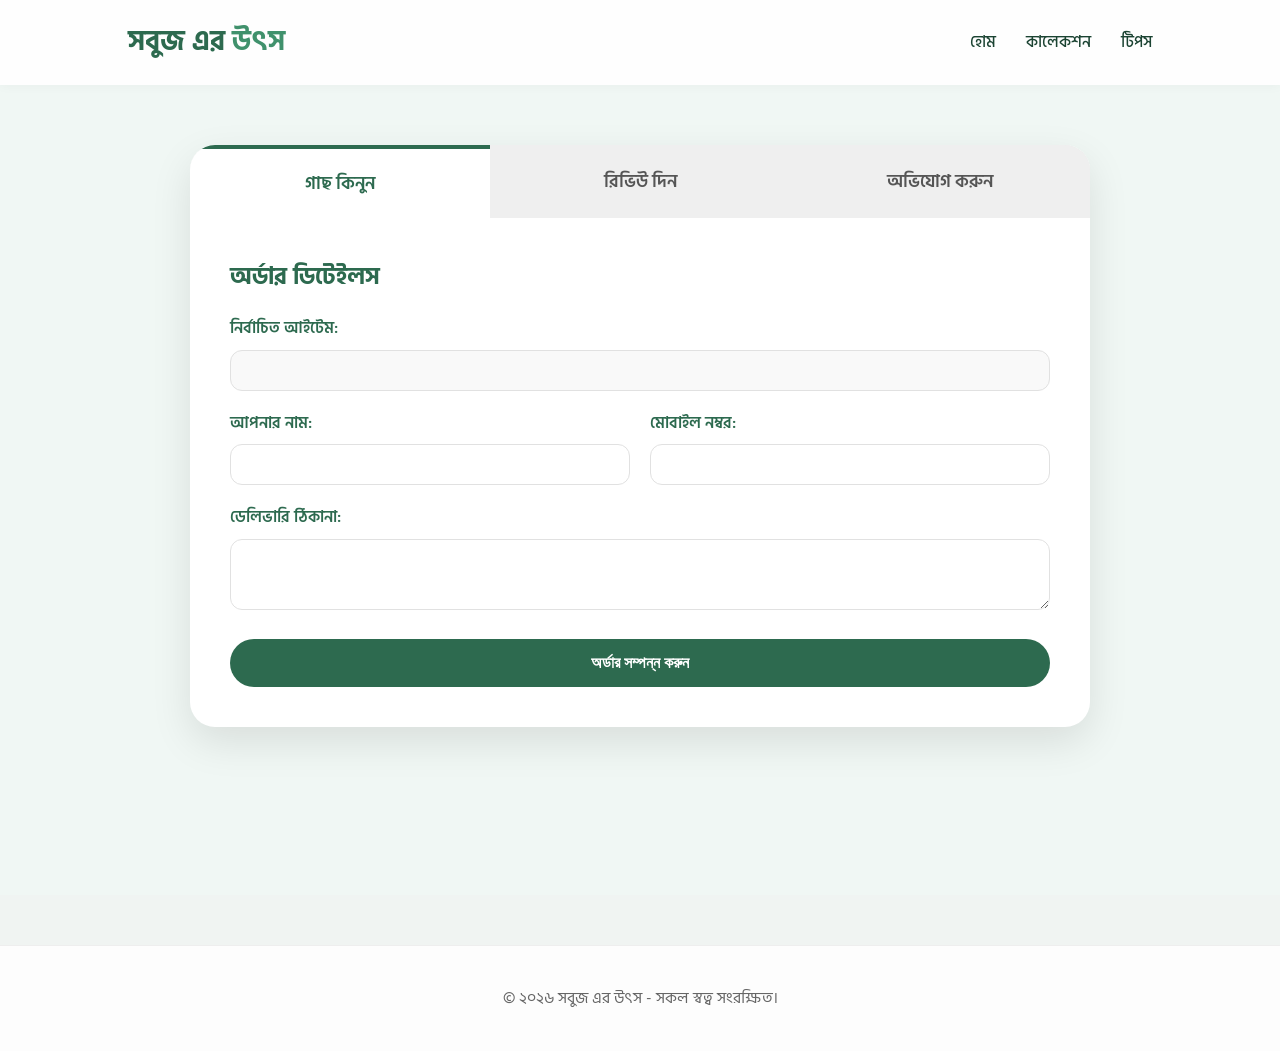
<file: checkout.html>
<!doctype html>
<html lang="bn">
  <head>
    <meta charset="UTF-8" />
    <meta name="viewport" content="width=device-width, initial-scale=1.0" />
    <title>অর্ডার ও মতামত | সবুজ আবাহন</title>
    <link rel="stylesheet" href="style.css" />
    <link
      href="https://fonts.googleapis.com/css2?family=Hind+Siliguri:wght@300;400;600&family=Poppins:wght@300;500;700&display=swap"
      rel="stylesheet"
    />
    <style>
      .checkout-container {
        padding: 60px 10%;
        background: #f0f7f4;
        min-height: 90vh;
      }
      .checkout-card {
        background: white;
        border-radius: 25px;
        box-shadow: 0 15px 40px rgba(0, 0, 0, 0.1);
        max-width: 900px;
        margin: 0 auto;
        overflow: hidden;
      }
      .tabs-header {
        display: flex;
        background: #eee;
      }
      .tab-btn {
        flex: 1;
        padding: 20px;
        border: none;
        cursor: pointer;
        font-size: 18px;
        font-family: "Hind Siliguri";
        font-weight: 600;
        color: #555;
        transition: 0.3s;
      }
      .tab-btn.active {
        background: white;
        color: var(--primary);
        border-top: 4px solid var(--primary);
      }
      .tab-content {
        display: none;
        padding: 40px;
      }
      .tab-content.active {
        display: block;
        animation: slideUp 0.4s ease;
      }
      @keyframes slideUp {
        from {
          transform: translateY(20px);
          opacity: 0;
        }
        to {
          transform: translateY(0);
          opacity: 1;
        }
      }
      .input-box {
        margin-bottom: 20px;
      }
      .input-box label {
        display: block;
        margin-bottom: 8px;
        font-weight: 600;
        color: var(--primary);
      }
      .input-box input,
      .input-box textarea,
      .input-box select {
        width: 100%;
        padding: 12px;
        border: 1.5px solid #e1e1e1;
        border-radius: 12px;
        outline: none;
        transition: 0.3s;
      }
      .input-box input:focus {
        border-color: var(--primary);
      }
      .btn-submit {
        background: var(--primary);
        color: white;
        border: none;
        padding: 15px 30px;
        border-radius: 50px;
        cursor: pointer;
        font-weight: 600;
        width: 100%;
        font-size: 16px;
      }
      /* রিভিউ ডিসপ্লে স্টাইল */
      .reviews-list {
        margin-top: 40px;
        border-top: 2px solid #eee;
        padding-top: 20px;
      }
      .review-item {
        background: #f9f9f9;
        padding: 20px;
        border-radius: 15px;
        margin-bottom: 15px;
        border-left: 5px solid var(--primary);
        animation: slideUp 0.3s ease;
      }
      .review-item h4 {
        margin-bottom: 5px;
        color: var(--primary);
      }
      .review-item .stars {
        color: #ff7b00;
        font-size: 14px;
        margin-bottom: 8px;
      }
      .review-item p {
        font-size: 14px;
        color: #555;
        line-height: 1.5;
      }
    </style>
  </head>
  <body>
    <nav class="navbar">
      <div class="logo">সবুজ এর <span>উৎস</span></div>
      <ul class="nav-links">
        <li><a href="index.html">হোম</a></li>
        <li><a href="index.html#plants">কালেকশন</a></li>
        <li><a href="tips.html">টিপস</a></li>
      </ul>
    </nav>

    <section class="checkout-container">
      <div class="checkout-card">
        <div class="tabs-header">
          <button class="tab-btn active" onclick="switchTab(event, 'buy')">
            গাছ কিনুন
          </button>
          <button class="tab-btn" onclick="switchTab(event, 'review')">
            রিভিউ দিন
          </button>
          <button class="tab-btn" onclick="switchTab(event, 'complaint')">
            অভিযোগ করুন
          </button>
        </div>

        <!-- অর্ডার সেকশন -->
        <div id="buy" class="tab-content active">
          <h2 style="margin-bottom: 20px; color: var(--primary)">
            অর্ডার ডিটেইলস
          </h2>
          <form
            onsubmit="
              event.preventDefault();
              alert('ধন্যবাদ! আপনার অর্ডারটি সফলভাবে জমা হয়েছে।');
              location.href = 'index.html';
            "
          >
            <div class="input-box">
              <label>নির্বাচিত আইটেম:</label>
              <input
                type="text"
                id="plantName"
                readonly
                style="background: #f9f9f9"
              />
            </div>
            <div
              style="display: grid; grid-template-columns: 1fr 1fr; gap: 20px"
            >
              <div class="input-box">
                <label>আপনার নাম:</label><input type="text" required />
              </div>
              <div class="input-box">
                <label>মোবাইল নম্বর:</label><input type="tel" required />
              </div>
            </div>
            <div class="input-box">
              <label>ডেলিভারি ঠিকানা:</label
              ><textarea rows="3" required></textarea>
            </div>
            <button type="submit" class="btn-submit">
              অর্ডার সম্পন্ন করুন
            </button>
          </form>
        </div>

        <!-- রিভিউ সেকশন -->
        <div id="review" class="tab-content">
          <h2 style="margin-bottom: 20px; color: var(--primary)">
            আপনার অভিজ্ঞতা শেয়ার করুন
          </h2>
          <form id="reviewForm" onsubmit="addReview(event)">
            <div class="input-box">
              <label>নাম:</label>
              <input type="text" id="revName" required />
            </div>
            <div class="input-box">
              <label>রেটিং:</label>
              <select id="revRating">
                <option>⭐⭐⭐⭐⭐ (চমৎকার)</option>
                <option>⭐⭐⭐⭐ (ভালো)</option>
                <option>⭐⭐⭐ (মোটামুটি)</option>
              </select>
            </div>
            <div class="input-box">
              <label>আপনার মন্তব্য:</label
              ><textarea id="revText" rows="3" required></textarea>
            </div>
            <button type="submit" class="btn-submit">রিভিউ জমা দিন</button>
          </form>

          <div id="reviewsContainer" class="reviews-list">
            <h3 style="margin-bottom: 15px; color: var(--primary)">
              গ্রাহকদের মতামত
            </h3>
            <!-- এখানে নতুন রিভিউগুলো যুক্ত হবে -->
          </div>
        </div>

        <!-- অভিযোগ সেকশন -->
        <div id="complaint" class="tab-content">
          <h2 style="margin-bottom: 20px; color: #c0392b">অভিযোগ কেন্দ্র</h2>
          <form
            onsubmit="
              event.preventDefault();
              alert(
                'আপনার অভিযোগটি গ্রহণ করা হয়েছে। আমরা শীঘ্রই যোগাযোগ করবো।',
              );
              switchTab(null, 'buy');
            "
          >
            <div class="input-box">
              <label>অর্ডার আইডি (যদি থাকে):</label><input type="text" />
            </div>
            <div class="input-box">
              <label>সমস্যার বিবরণ:</label
              ><textarea
                rows="4"
                required
                placeholder="আপনার সমস্যার কথা বিস্তারিত লিখুন..."
              ></textarea>
            </div>
            <button
              type="submit"
              class="btn-submit"
              style="background: #c0392b"
            >
              জমা দিন
            </button>
          </form>
        </div>
      </div>
    </section>

    <footer style="text-align: center; padding: 40px; color: #666">
      <p>&copy; ২০২৬ সবুজ এর উৎস - সকল স্বত্ব সংরক্ষিত।</p>
    </footer>

    <script>
      // URL থেকে গাছের নাম নেওয়া
      const params = new URLSearchParams(window.location.search);
      const plant = params.get("plant") || params.get("item");
      const itemNameInput = document.getElementById("plantName");
      if (plant && itemNameInput) {
        itemNameInput.value = plant;
      }

      // ট্যাব পরিবর্তনের ফাংশন
      function switchTab(event, tabId) {
        const contents = document.querySelectorAll(".tab-content");
        const buttons = document.querySelectorAll(".tab-btn");

        contents.forEach((content) => content.classList.remove("active"));
        buttons.forEach((btn) => btn.classList.remove("active"));

        document.getElementById(tabId).classList.add("active");
        if (event) event.currentTarget.classList.add("active");
        else
          document
            .querySelector(`[onclick*="${tabId}"]`)
            .classList.add("active");
      }

      // রিভিউ যোগ করার নতুন ফাংশন
      function addReview(event) {
        event.preventDefault();

        const name = document.getElementById("revName").value;
        const rating = document.getElementById("revRating").value;
        const text = document.getElementById("revText").value;
        const container = document.getElementById("reviewsContainer");

        // নতুন রিভিউ এলিমেন্ট তৈরি
        const reviewDiv = document.createElement("div");
        reviewDiv.className = "review-item";
        reviewDiv.innerHTML = `
          <h4>${name}</h4>
          <div class="stars">${rating}</div>
          <p>${text}</p>
        `;

        // তালিকার শুরুতে নতুন রিভিউটি যোগ করা
        container.insertBefore(
          reviewDiv,
          container.querySelector("h3").nextSibling,
        );

        // ফর্ম রিসেট করা
        document.getElementById("reviewForm").reset();
        alert("রিভিউ দেওয়ার জন্য ধন্যবাদ!");
      }
    </script>
  </body>
</html>
</file>
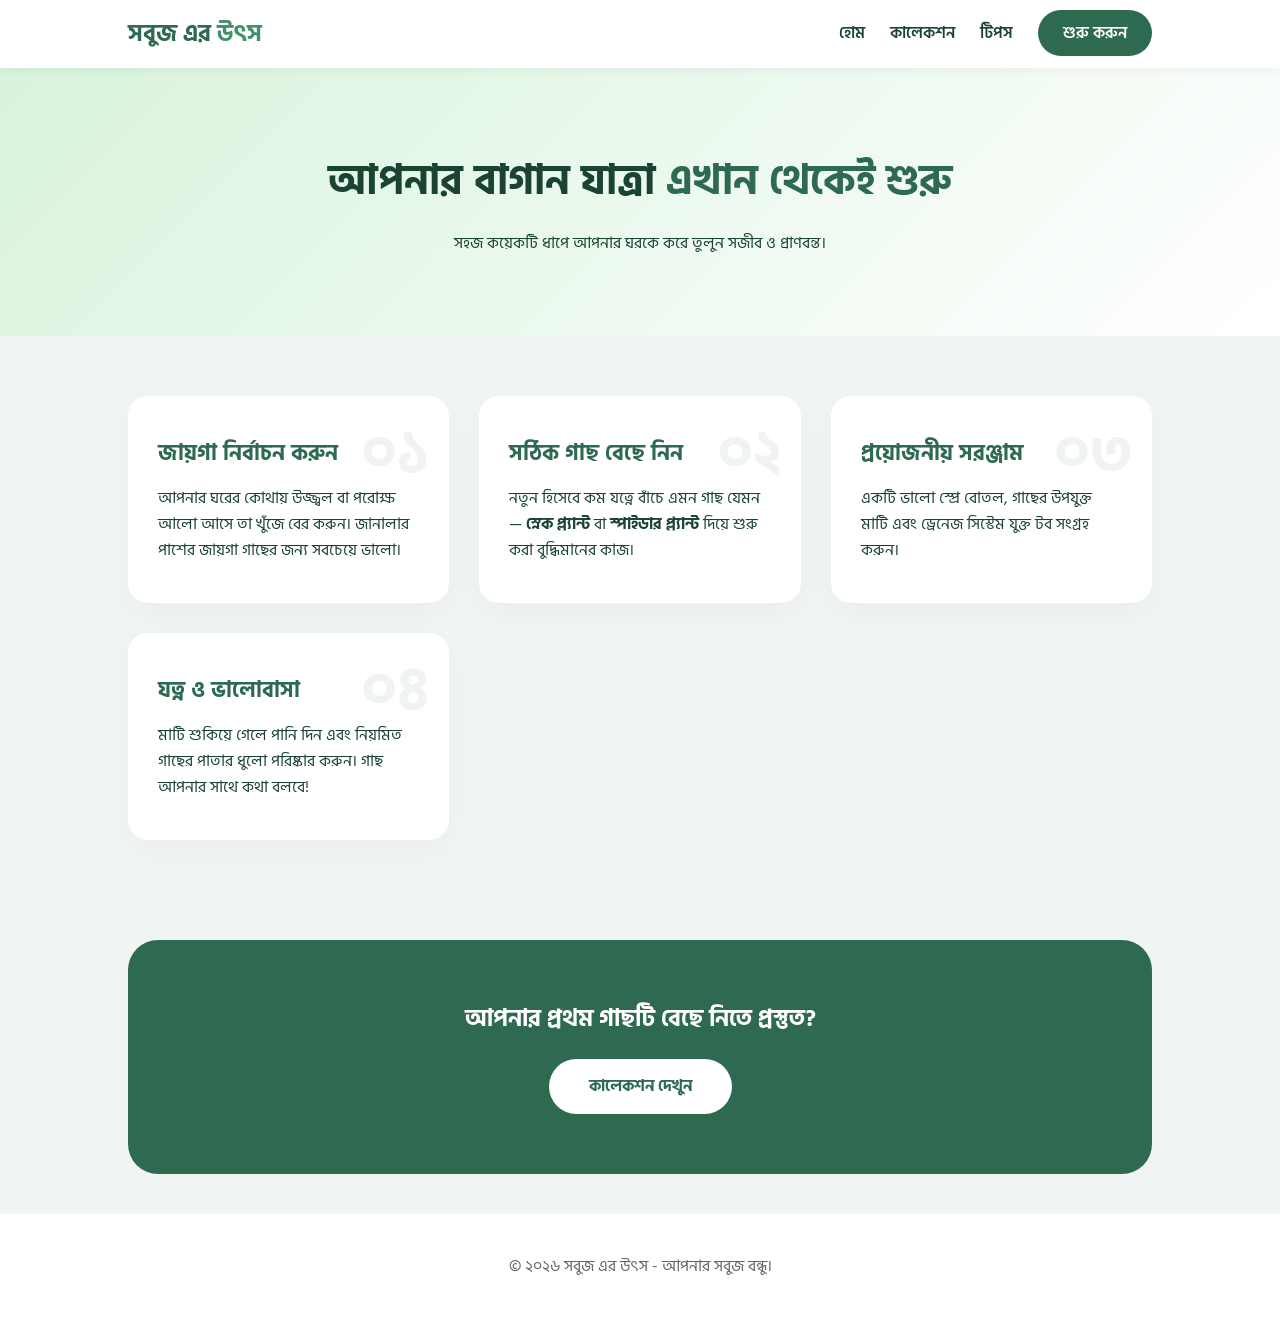
<file: startNowPage.html>
<!doctype html>
<html lang="bn">
  <head>
    <meta charset="UTF-8" />
    <meta name="viewport" content="width=device-width, initial-scale=1.0" />
    <title>শুরু করুন | সবুজ এর উৎস</title>
    <link rel="stylesheet" href="startNowPage.css" />
    <link
      href="https://fonts.googleapis.com/css2?family=Hind+Siliguri:wght@400;600;700&display=swap"
      rel="stylesheet"
    />
  </head>
  <body>
    <nav class="navbar">
      <div class="logo">সবুজ এর <span>উৎস</span></div>
      <ul class="nav-links">
        <li><a href="index.html">হোম</a></li>
        <li><a href="#">কালেকশন</a></li>
        <li><a href="tips.html">টিপস</a></li>
        <li><a href="get-started.html" class="nav-btn">শুরু করুন</a></li>
      </ul>
    </nav>

    <header class="start-header">
      <div class="header-content">
        <h1>আপনার বাগান যাত্রা <span>এখান থেকেই শুরু</span></h1>
        <p>সহজ কয়েকটি ধাপে আপনার ঘরকে করে তুলুন সজীব ও প্রাণবন্ত।</p>
      </div>
    </header>

    <main class="steps-section">
      <div class="step-card">
        <div class="step-number">০১</div>
        <div class="card-body">
          <h2>জায়গা নির্বাচন করুন</h2>
          <p>
            আপনার ঘরের কোথায় উজ্জ্বল বা পরোক্ষ আলো আসে তা খুঁজে বের করুন।
            জানালার পাশের জায়গা গাছের জন্য সবচেয়ে ভালো।
          </p>
        </div>
      </div>

      <div class="step-card">
        <div class="step-number">০২</div>
        <div class="card-body">
          <h2>সঠিক গাছ বেছে নিন</h2>
          <p>
            নতুন হিসেবে কম যত্নে বাঁচে এমন গাছ যেমন—
            <strong>স্নেক প্ল্যান্ট</strong> বা
            <strong>স্পাইডার প্ল্যান্ট</strong> দিয়ে শুরু করা বুদ্ধিমানের কাজ।
          </p>
        </div>
      </div>

      <div class="step-card">
        <div class="step-number">০৩</div>
        <div class="card-body">
          <h2>প্রয়োজনীয় সরঞ্জাম</h2>
          <p>
            একটি ভালো স্প্রে বোতল, গাছের উপযুক্ত মাটি এবং ড্রেনেজ সিস্টেম যুক্ত
            টব সংগ্রহ করুন।
          </p>
        </div>
      </div>

      <div class="step-card">
        <div class="step-number">০৪</div>
        <div class="card-body">
          <h2>যত্ন ও ভালোবাসা</h2>
          <p>
            মাটি শুকিয়ে গেলে পানি দিন এবং নিয়মিত গাছের পাতার ধুলো পরিষ্কার
            করুন। গাছ আপনার সাথে কথা বলবে!
          </p>
        </div>
      </div>
    </main>

    <section class="cta-banner">
      <h2>আপনার প্রথম গাছটি বেছে নিতে প্রস্তুত?</h2>
      <a href="index.html#plants" class="cta-button">কালেকশন দেখুন</a>
    </section>

    <footer>
      <p>© ২০২৬ সবুজ এর উৎস - আপনার সবুজ বন্ধু।</p>
    </footer>
  </body>
</html>
</file>
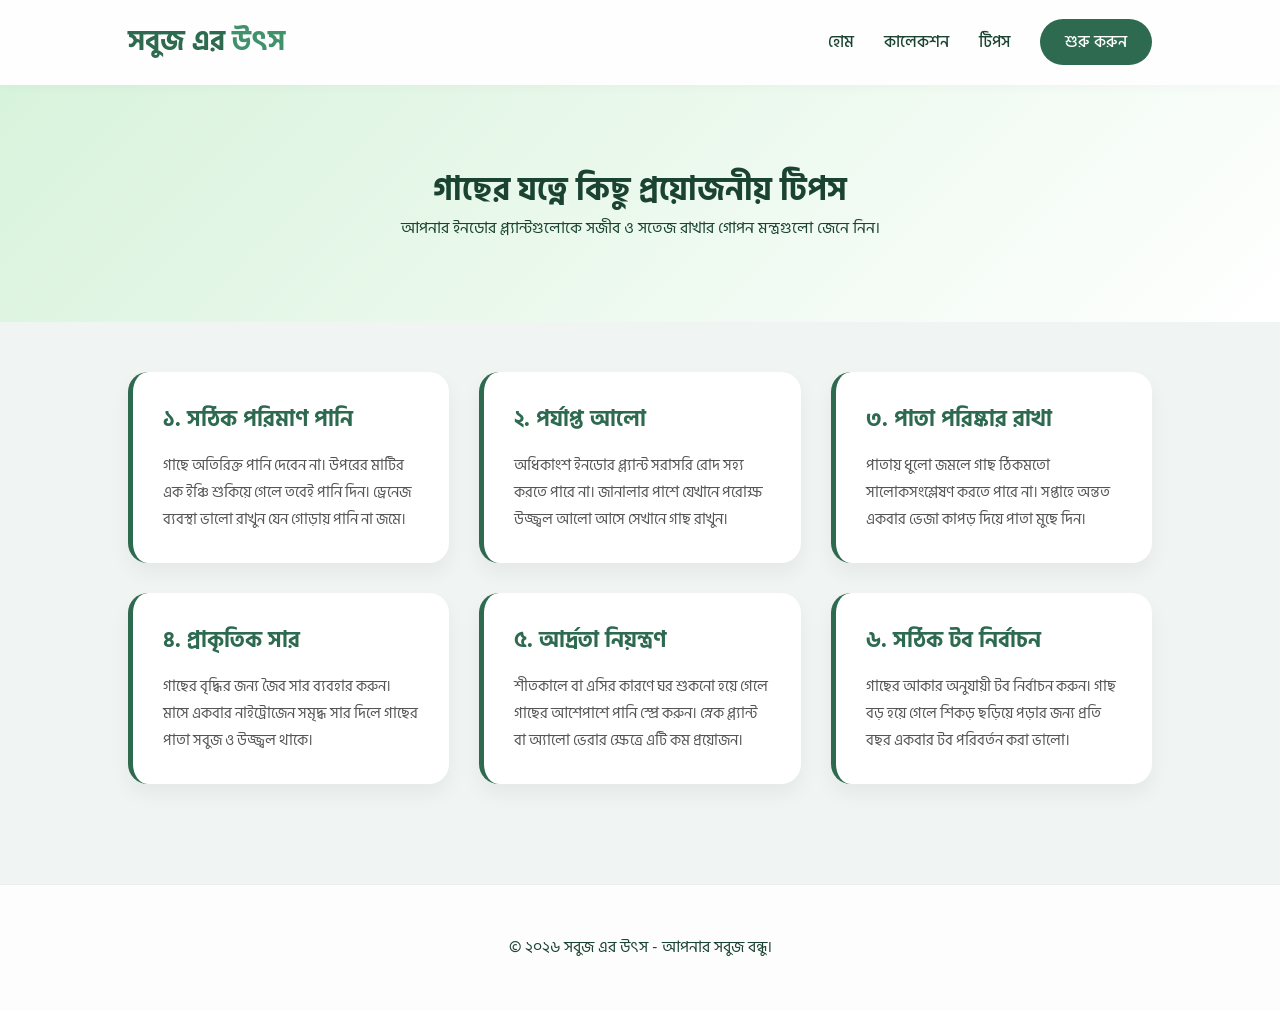
<file: tips.html>
<!doctype html>
<html lang="bn">
  <head>
    <meta charset="UTF-8" />
    <meta name="viewport" content="width=device-width, initial-scale=1.0" />
    <title>গাছের যত্ন - টিপস | সবুজ এর উৎস</title>
    <link rel="stylesheet" href="style.css" />
    <link
      href="https://fonts.googleapis.com/css2?family=Hind+Siliguri:wght@300;400;600&family=Poppins:wght@300;500;700&display=swap"
      rel="stylesheet"
    />
    <style>
      .tips-hero {
        background: linear-gradient(135deg, #d8f3dc 0%, #ffffff 100%);
        padding: 80px 10%;
        text-align: center;
      }
      .tips-grid {
        display: grid;
        grid-template-columns: repeat(auto-fit, minmax(300px, 1fr));
        gap: 30px;
        padding: 50px 10%;
      }
      .tip-card {
        background: white;
        padding: 30px;
        border-radius: 20px;
        box-shadow: 0 10px 20px rgba(0, 0, 0, 0.05);
        border-left: 5px solid var(--primary);
      }
      .tip-card h3 {
        color: var(--primary);
        margin-bottom: 15px;
        font-size: 22px;
      }
      .tip-card p {
        font-size: 15px;
        color: #555;
        line-height: 1.8;
      }
    </style>
  </head>
  <body>
    <nav class="navbar">
      <div class="logo">সবুজ এর <span>উৎস</span></div>
      <ul class="nav-links">
        <li><a href="index.html">হোম</a></li>
        <li><a href="index.html#plants">কালেকশন</a></li>
        <li><a href="tips.html">টিপস</a></li>
        <li><a href="startNowPage.html" class="nav-btn">শুরু করুন</a></li>
      </ul>
    </nav>

    <header class="tips-hero">
      <h1>গাছের যত্নে কিছু <span>প্রয়োজনীয় টিপস</span></h1>
      <p>
        আপনার ইনডোর প্ল্যান্টগুলোকে সজীব ও সতেজ রাখার গোপন মন্ত্রগুলো জেনে নিন।
      </p>
    </header>

    <section class="tips-grid">
      <div class="tip-card">
        <h3>১. সঠিক পরিমাণ পানি</h3>
        <p>
          গাছে অতিরিক্ত পানি দেবেন না। উপরের মাটির এক ইঞ্চি শুকিয়ে গেলে তবেই
          পানি দিন। ড্রেনেজ ব্যবস্থা ভালো রাখুন যেন গোড়ায় পানি না জমে।
        </p>
      </div>

      <div class="tip-card">
        <h3>২. পর্যাপ্ত আলো</h3>
        <p>
          অধিকাংশ ইনডোর প্ল্যান্ট সরাসরি রোদ সহ্য করতে পারে না। জানালার পাশে
          যেখানে পরোক্ষ উজ্জ্বল আলো আসে সেখানে গাছ রাখুন।
        </p>
      </div>

      <div class="tip-card">
        <h3>৩. পাতা পরিষ্কার রাখা</h3>
        <p>
          পাতায় ধুলো জমলে গাছ ঠিকমতো সালোকসংশ্লেষণ করতে পারে না। সপ্তাহে অন্তত
          একবার ভেজা কাপড় দিয়ে পাতা মুছে দিন।
        </p>
      </div>

      <div class="tip-card">
        <h3>৪. প্রাকৃতিক সার</h3>
        <p>
          গাছের বৃদ্ধির জন্য জৈব সার ব্যবহার করুন। মাসে একবার নাইট্রোজেন সমৃদ্ধ
          সার দিলে গাছের পাতা সবুজ ও উজ্জ্বল থাকে।
        </p>
      </div>

      <div class="tip-card">
        <h3>৫. আর্দ্রতা নিয়ন্ত্রণ</h3>
        <p>
          শীতকালে বা এসির কারণে ঘর শুকনো হয়ে গেলে গাছের আশেপাশে পানি স্প্রে
          করুন। স্নেক প্ল্যান্ট বা অ্যালো ভেরার ক্ষেত্রে এটি কম প্রয়োজন।
        </p>
      </div>

      <div class="tip-card">
        <h3>৬. সঠিক টব নির্বাচন</h3>
        <p>
          গাছের আকার অনুযায়ী টব নির্বাচন করুন। গাছ বড় হয়ে গেলে শিকড় ছড়িয়ে পড়ার
          জন্য প্রতি বছর একবার টব পরিবর্তন করা ভালো।
        </p>
      </div>
    </section>

    <footer>
      <p>&copy; ২০২৬ সবুজ এর উৎস - আপনার সবুজ বন্ধু।</p>
    </footer>
  </body>
</html>
</file>
<file: style.css>
/* --- মেইন সেটআপ ও ভেরিয়েবল --- */
:root {
  --primary: #2d6a4f;
  --secondary: #40916c;
  --accent: #95d5b2;
  --text: #1b4332;
  --white: #ffffff;
  --shadow: 0 10px 20px rgba(0, 0, 0, 0.05);
  --shadow-hover: 0 15px 35px rgba(0, 0, 0, 0.1);
}

* {
  margin: 0;
  padding: 0;
  box-sizing: border-box;
}

body {
  font-family: "Hind Siliguri", "Poppins", sans-serif;
  background-color: #f0f4f2;
  color: var(--text);
  line-height: 1.6;
}

/* --- নভিগেশন --- */
.navbar {
  display: flex;
  justify-content: space-between;
  align-items: center;
  padding: 20px 10%;
  background: rgba(255, 255, 255, 0.9);
  backdrop-filter: blur(10px);
  position: sticky;
  top: 0;
  z-index: 100;
  box-shadow: 0 2px 10px rgba(0, 0, 0, 0.03);
}

.logo {
  font-size: 28px;
  font-weight: 700;
  color: var(--primary);
}

.logo span {
  color: var(--secondary);
}

.nav-links {
  display: flex;
  list-style: none;
}

.nav-links li {
  margin-left: 30px;
}

.nav-links a {
  text-decoration: none;
  color: var(--text);
  font-weight: 500;
  transition: 0.3s;
}

.nav-links a:hover {
  color: var(--secondary);
}

.nav-btn {
  background: var(--primary);
  color: white !important;
  padding: 10px 25px;
  border-radius: 50px;
}

/* --- হিরো সেকশন --- */
.hero-section {
  height: 70vh;
  display: flex;
  align-items: center;
  justify-content: center;
  text-align: center;
  background: linear-gradient(135deg, #d8f3dc 0%, #ffffff 100%);
  padding: 0 20px;
}

.hero-text h1 {
  font-size: clamp(32px, 5vw, 55px);
  margin-bottom: 20px;
  line-height: 1.2;
}

.hero-text h1 span {
  color: var(--primary);
}

.hero-text p {
  font-size: 18px;
  max-width: 600px;
  margin: 0 auto 30px;
}

/* --- সার্চ বার --- */
.search-container {
  background: white;
  padding: 5px;
  border-radius: 50px;
  display: flex;
  box-shadow: 0 10px 25px rgba(0, 0, 0, 0.1);
  max-width: 500px;
  margin: 0 auto;
}

.search-container input {
  border: none;
  padding: 15px 25px;
  border-radius: 50px;
  flex: 1;
  outline: none;
}

.search-container button {
  background: var(--primary);
  color: white;
  border: none;
  padding: 10px 30px;
  border-radius: 50px;
  cursor: pointer;
  transition: 0.3s;
}

.search-container button:hover {
  background: var(--secondary);
}

/* --- প্ল্যান্ট কালেকশন কন্টেইনার --- */
.plant-container {
  padding: 80px 10%;
}

.section-title {
  text-align: center;
  margin-bottom: 50px;
}

.section-title h2 {
  font-size: 32px;
  color: var(--primary);
  margin-bottom: 10px;
}

/* --- গ্রিড লেআউট --- */
.grid-layout {
  display: grid;
  grid-template-columns: repeat(auto-fit, minmax(280px, 1fr));
  gap: 30px;
  margin-top: 40px;
}

/* --- কার্ড স্টাইল --- */
.glass-card {
  background: #ffffff;
  border-radius: 20px;
  overflow: hidden;
  position: relative;
  box-shadow: var(--shadow);
  transition: 0.3s ease;
  border: 1px solid #eee;
  display: flex;
  flex-direction: column;
}

.glass-card:hover {
  transform: translateY(-10px);
  box-shadow: var(--shadow-hover);
  border-color: var(--accent);
}

.badge {
  position: absolute;
  top: 15px;
  left: 15px;
  background: #ff7b00;
  color: white;
  padding: 5px 15px;
  border-radius: 20px;
  font-size: 12px;
  z-index: 10;
}

.glass-card img {
  width: 100%;
  height: 250px;
  object-fit: cover;
  transition: 0.5s;
}

.glass-card:hover img {
  transform: scale(1.05);
}

.card-info {
  padding: 20px;
  text-align: left;
  flex-grow: 1;
}

.card-info h3 {
  font-size: 20px;
  color: #1e4d2b;
  margin-bottom: 8px;
}

.card-info p {
  color: #666;
  font-size: 14px;
  height: 40px;
  overflow: hidden;
  margin-bottom: 20px;
}

/* --- বাটন স্টাইল --- */
.details-btn,
.buy-btn {
  width: 100%;
  padding: 10px 15px;
  border-radius: 12px;
  font-weight: 600;
  cursor: pointer;
  transition: all 0.3s ease;
  font-family: "Hind Siliguri", sans-serif;
  margin-bottom: 8px;
  display: block;
  text-align: center;
  font-size: 15px;
}

.details-btn {
  background: #f0f7f4;
  border: 1px solid var(--accent);
  color: var(--primary);
}

.details-btn:hover {
  background: var(--accent);
  transform: translateY(-2px);
}

.buy-btn {
  background: var(--primary);
  color: white;
  border: none;
  box-shadow: 0 4px 12px rgba(45, 106, 79, 0.2);
}

.buy-btn:hover {
  background: var(--secondary);
  transform: translateY(-2px);
  box-shadow: 0 6px 15px rgba(45, 106, 79, 0.3);
}

/* --- মডাল (Modal) স্টাইল --- */
.modal {
  display: none;
  position: fixed;
  z-index: 1000;
  left: 0;
  top: 0;
  width: 100%;
  height: 100%;
  background-color: rgba(0, 0, 0, 0.6);
  backdrop-filter: blur(5px);
  justify-content: center;
  align-items: center;
}

.modal-content {
  background-color: var(--white);
  padding: 30px;
  border-radius: 25px;
  max-width: 500px;
  width: 90%;
  text-align: center;
  position: relative;
  animation: modalFadeIn 0.4s ease;
}

@keyframes modalFadeIn {
  from {
    transform: translateY(30px);
    opacity: 0;
  }
  to {
    transform: translateY(0);
    opacity: 1;
  }
}

.close-btn {
  position: absolute;
  top: 15px;
  right: 20px;
  font-size: 28px;
  cursor: pointer;
}

.modal-content img {
  width: 100%;
  height: 250px;
  object-fit: cover;
  border-radius: 15px;
  margin-bottom: 20px;
}

.modal-content h2 {
  margin-bottom: 15px;
  color: var(--primary);
}

/* --- প্রিমিয়াম প্রোমো সেকশন --- */
.promo-section {
  padding: 40px 10%;
  display: grid;
  grid-template-columns: repeat(auto-fit, minmax(300px, 1fr));
  gap: 25px;
  background: #f0f4f2;
}

.promo-card {
  position: relative;
  padding: 40px;
  border-radius: 30px;
  overflow: hidden;
  transition: 0.4s ease;
  box-shadow: 0 10px 30px rgba(0, 0, 0, 0.08);
  cursor: pointer;
}

.promo-card:hover {
  transform: translateY(-5px);
  box-shadow: 0 15px 40px rgba(0, 0, 0, 0.12);
}

.promo-gradient {
  background: linear-gradient(135deg, #2d6a4f 0%, #40916c 100%);
  color: white;
}

.promo-dark {
  background: #1b4332;
  color: white;
}

.promo-tag {
  background: rgba(255, 255, 255, 0.2);
  padding: 5px 15px;
  border-radius: 50px;
  font-size: 12px;
  font-weight: 600;
  display: inline-block;
  margin-bottom: 15px;
  text-transform: uppercase;
  letter-spacing: 1px;
}

.promo-content h3 {
  font-size: 26px;
  margin-bottom: 10px;
  font-family: "Poppins", sans-serif;
}

.promo-link {
  color: white;
  text-decoration: underline;
  font-weight: 600;
  display: inline-block;
  margin-top: 20px;
}

/* --- ফুটার --- */
footer {
  text-align: center;
  padding: 50px;
  background: #fdfdfd;
  border-top: 1px solid #eee;
  margin-top: 50px;
}
</file>
<file: startNowPage.css>
/* গ্লোবাল সেটিংস */
:root {
  --primary-color: #2d6a4f;
  --secondary-color: #40916c;
  --bg-light: #f0f4f2;
  --text-dark: #1b4332;
  --white: #ffffff;
  --accent-light: #d8f3dc;
}

* {
  margin: 0;
  padding: 0;
  box-sizing: border-box;
}

body {
  font-family: "Hind Siliguri", sans-serif;
  background-color: var(--bg-light);
  color: var(--text-dark);
  line-height: 1.6;
}

/* নেভিগেশন স্টাইল */
.navbar {
  display: flex;
  justify-content: space-between;
  align-items: center;
  padding: 15px 10%;
  background: var(--white);
  box-shadow: 0 2px 10px rgba(0, 0, 0, 0.05);
  position: sticky;
  top: 0;
  z-index: 1000;
}

.logo {
  font-size: 24px;
  font-weight: 700;
  color: var(--primary-color);
}
.logo span {
  color: var(--secondary-color);
}

.nav-links {
  display: flex;
  list-style: none;
  gap: 25px;
  align-items: center;
}
.nav-links a {
  text-decoration: none;
  color: var(--text-dark);
  font-weight: 600;
}

.nav-btn {
  background: var(--primary-color);
  color: white !important;
  padding: 10px 25px;
  border-radius: 50px;
  transition: 0.3s;
}

.nav-btn:hover {
  background: var(--secondary-color);
  transform: scale(1.05);
}

/* হেডার সেকশন */
.start-header {
  text-align: center;
  padding: 80px 10%;
  background: linear-gradient(135deg, var(--accent-light) 0%, #ffffff 100%);
}

.start-header h1 {
  font-size: 42px;
  margin-bottom: 15px;
}
.start-header h1 span {
  color: var(--primary-color);
}

/* স্টেপ কার্ড স্টাইল */
.steps-section {
  display: grid;
  grid-template-columns: repeat(auto-fit, minmax(280px, 1fr));
  gap: 30px;
  padding: 60px 10%;
}

.step-card {
  background: var(--white);
  padding: 40px 30px;
  border-radius: 20px;
  box-shadow: 0 10px 30px rgba(0, 0, 0, 0.03);
  position: relative;
  transition: 0.3s;
  overflow: hidden;
}

.step-card:hover {
  transform: translateY(-10px);
}

.step-number {
  font-size: 60px;
  font-weight: 800;
  color: rgba(45, 106, 79, 0.08);
  position: absolute;
  top: 10px;
  right: 20px;
}

.step-card h2 {
  color: var(--primary-color);
  margin-bottom: 15px;
  font-size: 22px;
}

/* কল টু অ্যাকশন ব্যানার */
.cta-banner {
  text-align: center;
  padding: 60px 10%;
  background: var(--primary-color);
  color: white;
  margin: 40px 10%;
  border-radius: 30px;
}

.cta-button {
  display: inline-block;
  margin-top: 20px;
  padding: 15px 40px;
  background: white;
  color: var(--primary-color);
  text-decoration: none;
  border-radius: 50px;
  font-weight: 700;
  transition: 0.3s;
}

.cta-button:hover {
  background: var(--accent-light);
}

/* ফুটার */
footer {
  text-align: center;
  padding: 40px;
  color: #666;
  background: #fff;
  margin-top: 40px;
}
</file>
